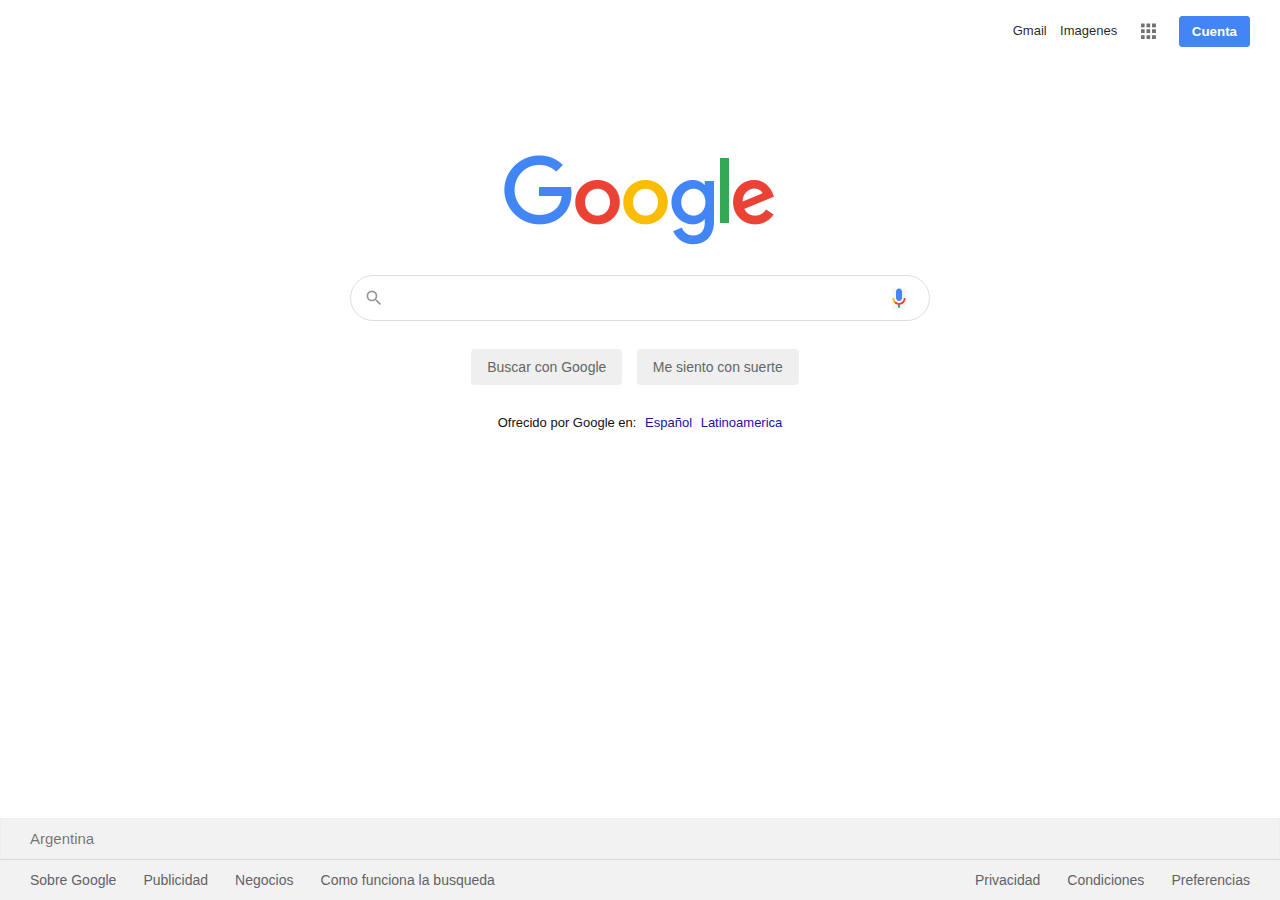
<file: google/google/index.html>
<!DOCTYPE html>
<html>
<head>
	<meta name="viewport" content="width=device-width, initial-scale=1.0">
	<title>Google</title>
	<link rel="icon"  href="favicon.ico">
	<link rel="stylesheet" type="text/css" href="css/style.css">
</head>
<body>
      <nav>
      	<a href="#">Gmail</a>
      	<a href="#">Imagenes</a>
      	<img src="img/g-menu.PNG">
      	<button>Cuenta</button>
      </nav>
      <section class="section-1">
      	<img src="img/logo.png" class="logo">
      	<form><br><br>
      		<div class="s-box">
      			<img src="img/search.svg" class="search-icon">
      			<input type="text" class="s-input">
      			<img src="img/vs.png" class="vs-icon">
      			<input type="submit" class="s-btn" value="Buscar con Google">
      			<input type="submit" class="s-btn" value="Me siento con suerte">
      		</div>
      	</form>
      	<div class="lang">
      		Ofrecido por Google en:
      		<a href="#">Español</a>
      		<a href="#">Latinoamerica</a>
      	</div>
      </section>
      <footer>
      	<h4>Argentina</h4>
      	<div class="links">
      		<div class="link-1">
      			<a href="#">Sobre Google</a>
      			<a href="#">Publicidad</a>
      			<a href="#">Negocios</a>
      			<a href="#">Como funciona la busqueda</a>
      		</div>
      		<div class="link-2">
      			<a href="#">Privacidad</a>
      			<a href="#">Condiciones</a>
      			<a href="#">Preferencias</a>
      		</div>
      	</div>
      </footer>

</body>
</html>
</file>
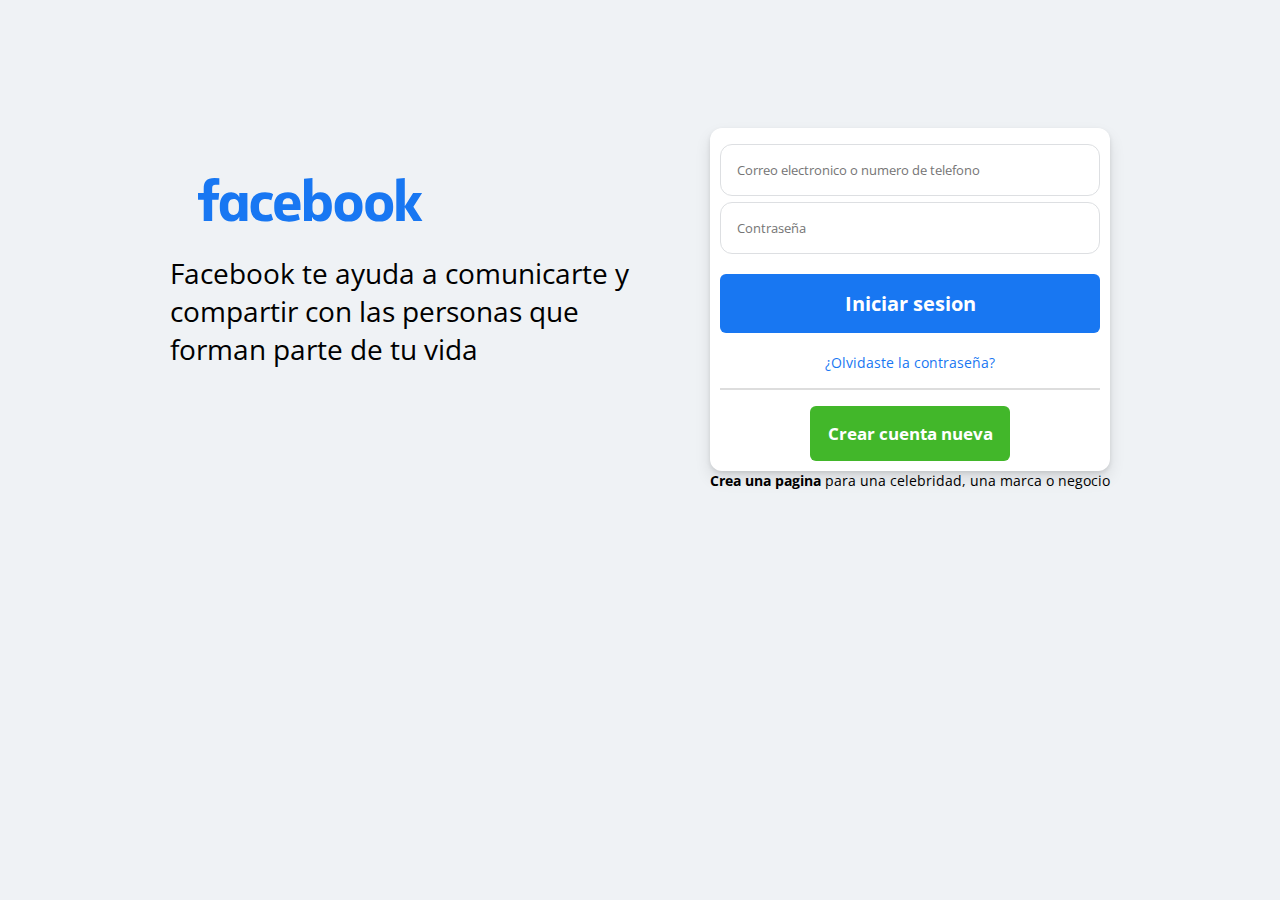
<file: clonfacebook/face.html>
<!DOCTYPE html>
<html lang="en">
<head>
    <meta charset="UTF-8">
    <meta http-equiv="X-UA-Compatible" content="IE=edge">
    <meta name="viewport" content="width=device-width, initial-scale=1.0">
    <link rel="stylesheet" href="face.css">
    <title>Facebook</title>
</head>
<body>
    <div class="contenedor">
        <div class="col1">
            <img src="../clonfacebook/logo.svg" alt="" class="logo">
            <p>Facebook te ayuda a comunicarte y compartir con las personas que forman parte de tu vida</p>
        </div>
        <div class="col2">
            <form action="">
                <input type="text" placeholder="Correo electronico o numero de telefono">
                <input type="password" placeholder="Contraseña">
                <a href="#" class="iniciar">Iniciar sesion</a>
                <a href="#" class="olvidaste">¿Olvidaste la contraseña?</a>
                <hr>
                <a href="#" class="nueva">Crear cuenta nueva</a>
            </form>
            <p><strong>Crea una pagina</strong> para una celebridad, una marca o negocio</p>
        </div>
    </div>

</body>
</html>
</file>
<file: google/google/css/style.css>
*{
	padding: 0;
	margin:0;
	box-sizing: border-box;
	text-decoration: none;
	font-family: arial, sans-serif;
}
body {
	display: flex;
	flex-direction: column;
	min-height: 100vh;
}
nav {
	display: flex;
	align-items: center;
	justify-content: flex-end;
	margin-right: 30px;
	margin-top: 14px;
}
nav a {
	font-size: 13px;
	display: inline-block;
	line-height: 24px;
	font-weight: 400;
	color: rgb(0,0,0, 0.87);
	cursor: pointer;
	padding: 5px 6.7px
}
nav a:hover {
	text-decoration: underline;
	opacity: .85;
}
nav img {
	width: 34px;
	padding: 5px;
	margin: auto 7px;
	cursor: pointer;
}
nav img:hover {
	opacity: .8;
}
nav button {
	border: 1px solid #4285f4;
	font-weight: bold;
	outline: none;
	background: #4285f4;
	color: #fff;
	padding: 7px 12px;
	border-radius: 3px;
	margin-left: 7px;
	cursor: pointer;
}
.section-1 {
	flex: 1;
}
.section-1 .logo {
	display: block;
	margin: 0px auto;
	margin-top: 107px;
}
.s-box {
	width: 580px;
	margin: 0px auto;
	position: relative;
	margin-top: -8px;
	text-align: center;
}
.s-box .s-input {
	display: block;
	border: 1px solid #ddd;
	color: rgba(0,0,0, 0.87);
	font-size: 16px;
	padding: 13px;
	padding-left: 45px;
	border-radius: 25px;
	width: 100%;
	transition: box-shadow 100ms;
	outline: none;
}
.s-box  .s-input:hover {
	border: 1px solid #fff;
	box-shadow: 0 0 2px rgba(0, 0, 0, 0.05), 
				0 0 2px rgba(0, 0, 0, 0.05),
				0 0 3px rgba(0, 0, 0, 0.05),
				0 0 4px rgba(0, 0, 0, 0.05), 
				0 0 5px rgba(0, 0, 0, 0.05), 
				0 0 4px rgba(0, 0, 0, 0.05), 
				0 0 5px rgba(0, 0, 0, 0.05)
}
.s-box .search-icon {
	width: 20px;
	opacity: .4;
	position: absolute;
	top: 13px;
	left: 14px;
}
.s-box .vs-icon {
	width: 14px;
	position: absolute;
	top: 13px;
	right: 24px;
}
.s-btn {
	border: 1px solid transparent;
	padding: 9px 15px;
	color: #666;
	font-size: 14px;
	border-radius: 4px;
	display: inline-block;
	margin-right: 10px;
	margin-top: 28px;
	outline: none;
	cursor: pointer;
	transition: border-color 100ms;
}
.s-btn:hover {
	border: 1px solid #aaa;
}
.lang {
	margin-top: 30px;
	text-align: center;
	font-size: 13px;
	color: #111;
}
.lang a {
	margin-left: 5px;
	color: #1a0dab;
}
.lang a:hover {
	text-decoration: underline;
}
footer {
	background: #f2f2f2;
}
footer h4 {
	color: rgba(0,0,0, 0.54);
	font-size: 15px;
	line-height: 39.5px;
	font-weight: 400;
	padding-left: 29px;
	border: 1px solid #eee;
}
footer a {
	color: #5f6368;
	display: inline-block;
	padding: 12px 11.3px;
	font-size: 14px;
}
footer a:hover {
	text-decoration: underline;
}
.links {
	border-top: 1px solid #ddd;
	display: flex;
}
.link-1 {
	padding-left: 18.7px;
	flex: 1;
}
.link-2 {
	padding-right: 18.7px;
}
</file>
<file: clonfacebook/face.css>
@import url('https://fonts.googleapis.com/css2?family=Open+Sans:wght@300;400;500&display=swap');
*{
    margin: 0;
    padding: 0;
    box-sizing: border-box;
    font-family: 'Open Sans';
}
body{
    background-color: #eff2f5;
}
.contenedor{
    max-width: 980px;
    margin: 100px auto;
    display: flex;
    justify-content: space-between;
    padding: 0 20px;
}
.logo{
    margin-top: 50px;
    width: 280px;
}
.col1{
    width: 500px;
    padding-right: 32px;
}
.col1 p{
    font-size: 28px;
}
form{
    background-color: #fff;
    padding: 10px;
    box-shadow: 0 2px 4px rgb(0 0 0 /10%), 0 8px 16px rgb(0 0 0 /10%);
    border-radius: 12px;
    text-align: center;
}
input{
    display: block;
    width: 100%;
    padding: 16px;
    margin: 6px 0;
    border: 1px solid #dddfe2;
    border-radius: 12px;
}
.iniciar{
    display: block;
    width: 100%;
    background-color: #1877f2;
    font-size: 20px;
    font-weight: bold;
    border: none;
    border-radius: 6px;
    padding: 16px;
    text-decoration: none;
    color: #fff;
    margin: 20px 0;
}
.olvidaste{
    text-decoration: none;
    color: #1877f2;
}
hr{
    margin: 16px 0;
    border: 1px solid #ddd;
}
.nueva{
    display: block;
    width: 200px;
    margin: auto;
    background-color: #42b72a;
    padding: 16px;
    border-radius: 6px;
    color: #fff;
    font-size: 17px;
    font-weight: bold;
    text-decoration: none;
}
.col2{
    font-size: 14px;
    text-align: center;
    margin-top: 28px;
}
@media screen and (max-width: 980px){
    .contenedor{
        flex-direction: column;
        margin: 0 auto;
    }
    .col1{
        margin: auto;
        text-align: center;
        width: 400px;
        padding-right:0 ;
    }
    .col1 p{
        font-size: 22px;
    }
    .col2{
        margin: auto;
    }
    form{
        margin-top: 50px;
    }
    
}
</file>
